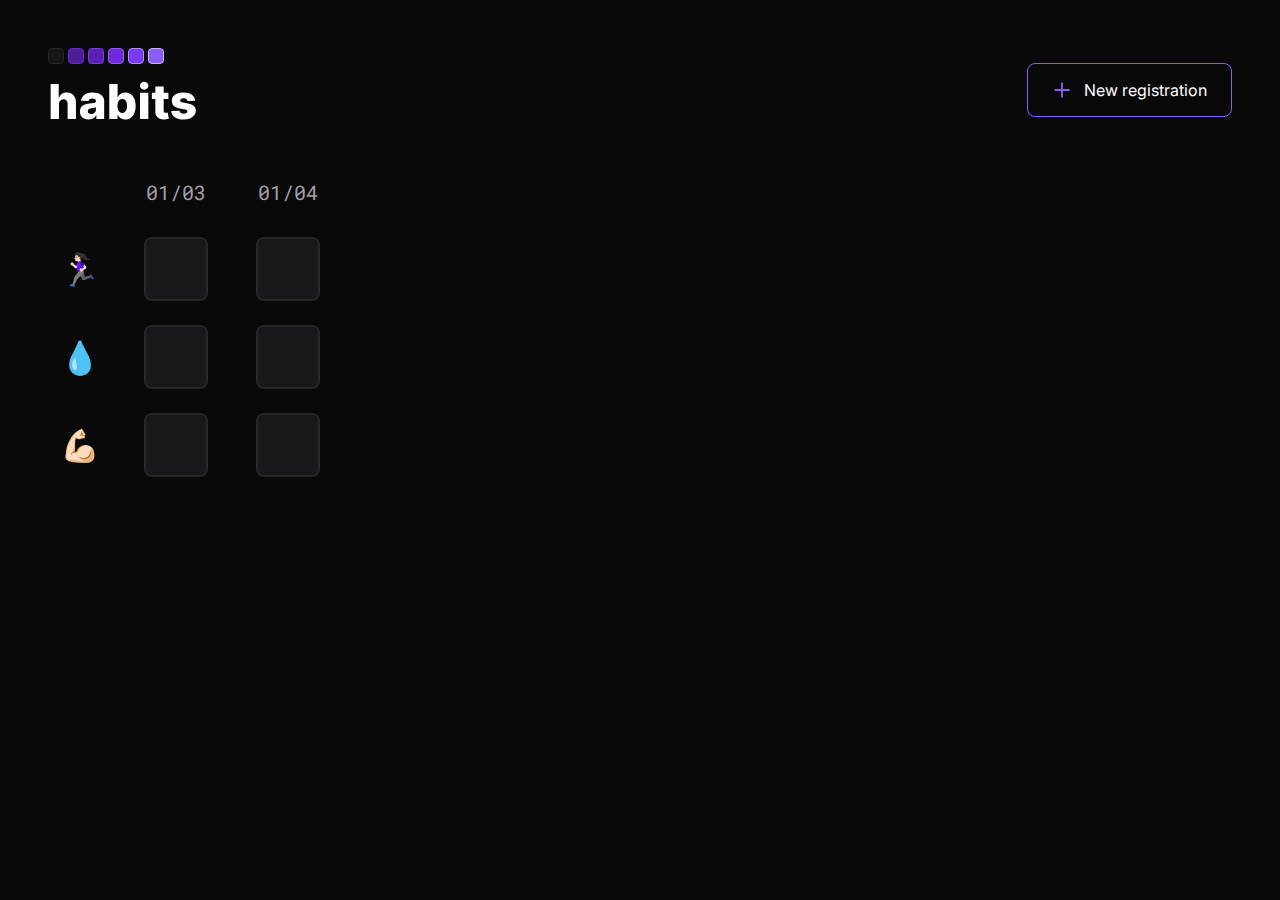
<file: Habit-tracker/index.html>
<!DOCTYPE html>
<html lang="en">
<head>
    <link rel="preconnect" href="https://fonts.googleapis.com">
    <link rel="preconnect" href="https://fonts.gstatic.com" crossorigin>
    <link href="https://fonts.googleapis.com/css2?family=Inter:wght@600&display=swap" rel="stylesheet">
    <link href="https://fonts.googleapis.com/css2?family=Roboto+Mono:wght@700&display=swap" rel="stylesheet">
    <meta charset="UTF-8">
    <meta http-equiv="X-UA-Compatible" content="IE=edge">
    <meta name="viewport" content="width=device-width, initial-scale=1.0">
    <title>Habit Tracker</title>
    <link rel="stylesheet" href="style.css">
    
</head>
<body>

    <header>
        <img src="./assets/logo.svg" alt="logo habit tracker">
        <button><img src="./assets/plus.svg" alt="icon plus"> New registration</button>
    </header>

    <form>
        <div class="habits">
            <div class="habit">🏃🏻‍♀️</div>
            <div class="habit">💧</div>
            <div class="habit">💪🏻</div>
            
        </div>

        <div class="days">
            <div class="day">
                <div>01/03</div>
                    <input type="checkbox" name="run">
                    <input type="checkbox" name="water">
                    <input type="checkbox" name="gym">
            </div>
            <div class="day">
                <div>01/04</div>
                    <input type="checkbox" name="run">
                    <input type="checkbox" name="water">
                    <input type="checkbox" name="gym">
            </div>
        </div>
    </form>
    
    

</body>
</html>
</file>
<file: Habit-tracker/style.css>
*{
margin: 0;
padding: 0;
box-sizing: border-box;
}

body{
    background-color: #09090A;
    color: white;
    height: 100vh;
}

header{
    display: flex;
    justify-content: space-between;
    align-items: center;
    padding: 48px;
    gap: 409px;
}

button{
    font-family: 'Inter', sans-serif;
    font-size: 16px;
    background-color: #09090A;
    color: white;
    padding: 16px 24px;
    border: 1px solid #8B5CF6;
    border-radius: 8px;
    display: flex;
    align-items: center;
    gap: 12px;

}

form{
    display: flex;
    padding: 0 48px;
}

.habits{
    display: flex;
    flex-direction: column;
    gap: 24px;
    margin-top: 58px;
}

.habit{
    width: 64px;
    height: 64px;
    font-size: 32px;
    display: flex;
    align-items: center;
    justify-content: center;
}

.days{
    display: flex;
    margin-left: 32px;
    gap: 48px;
}

.day{
    display: flex;
    flex-direction: column;
    gap: 24px;
}

.day div{
    margin-bottom: 8px;
    font-family: 'Roboto Mono', monospace;
    font-size: 20px;
    line-height: 125%;
    color: #A1A1AA;
    text-align: center;
}

input {
    appearance: none;
    -webkit-appearance: none;
    width: 64px;
    height: 64px;
    border: 2px solid #27272A;
    border-radius: 8px;
    background: #18181B;
}

input:checked{
    background: #8B5CF6;
    border: 2px solid #A78BFA;
}
</file>
